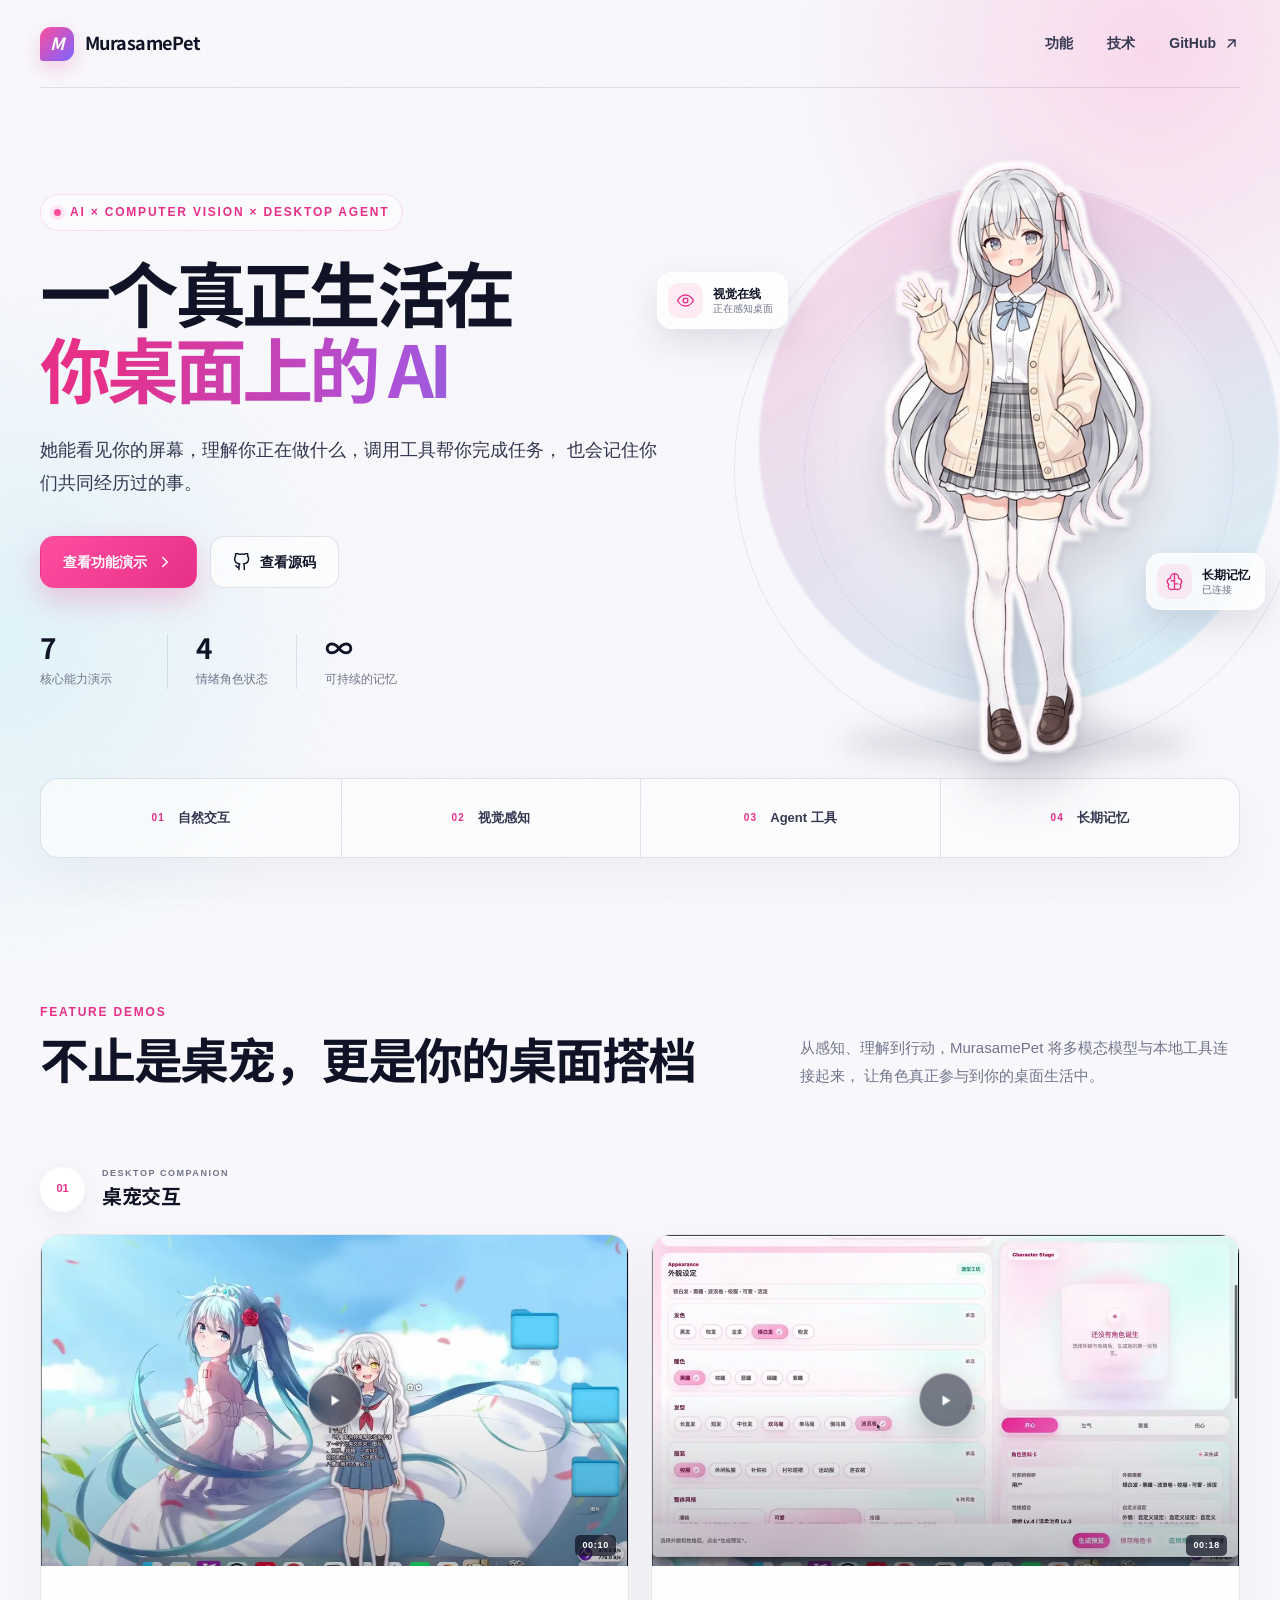
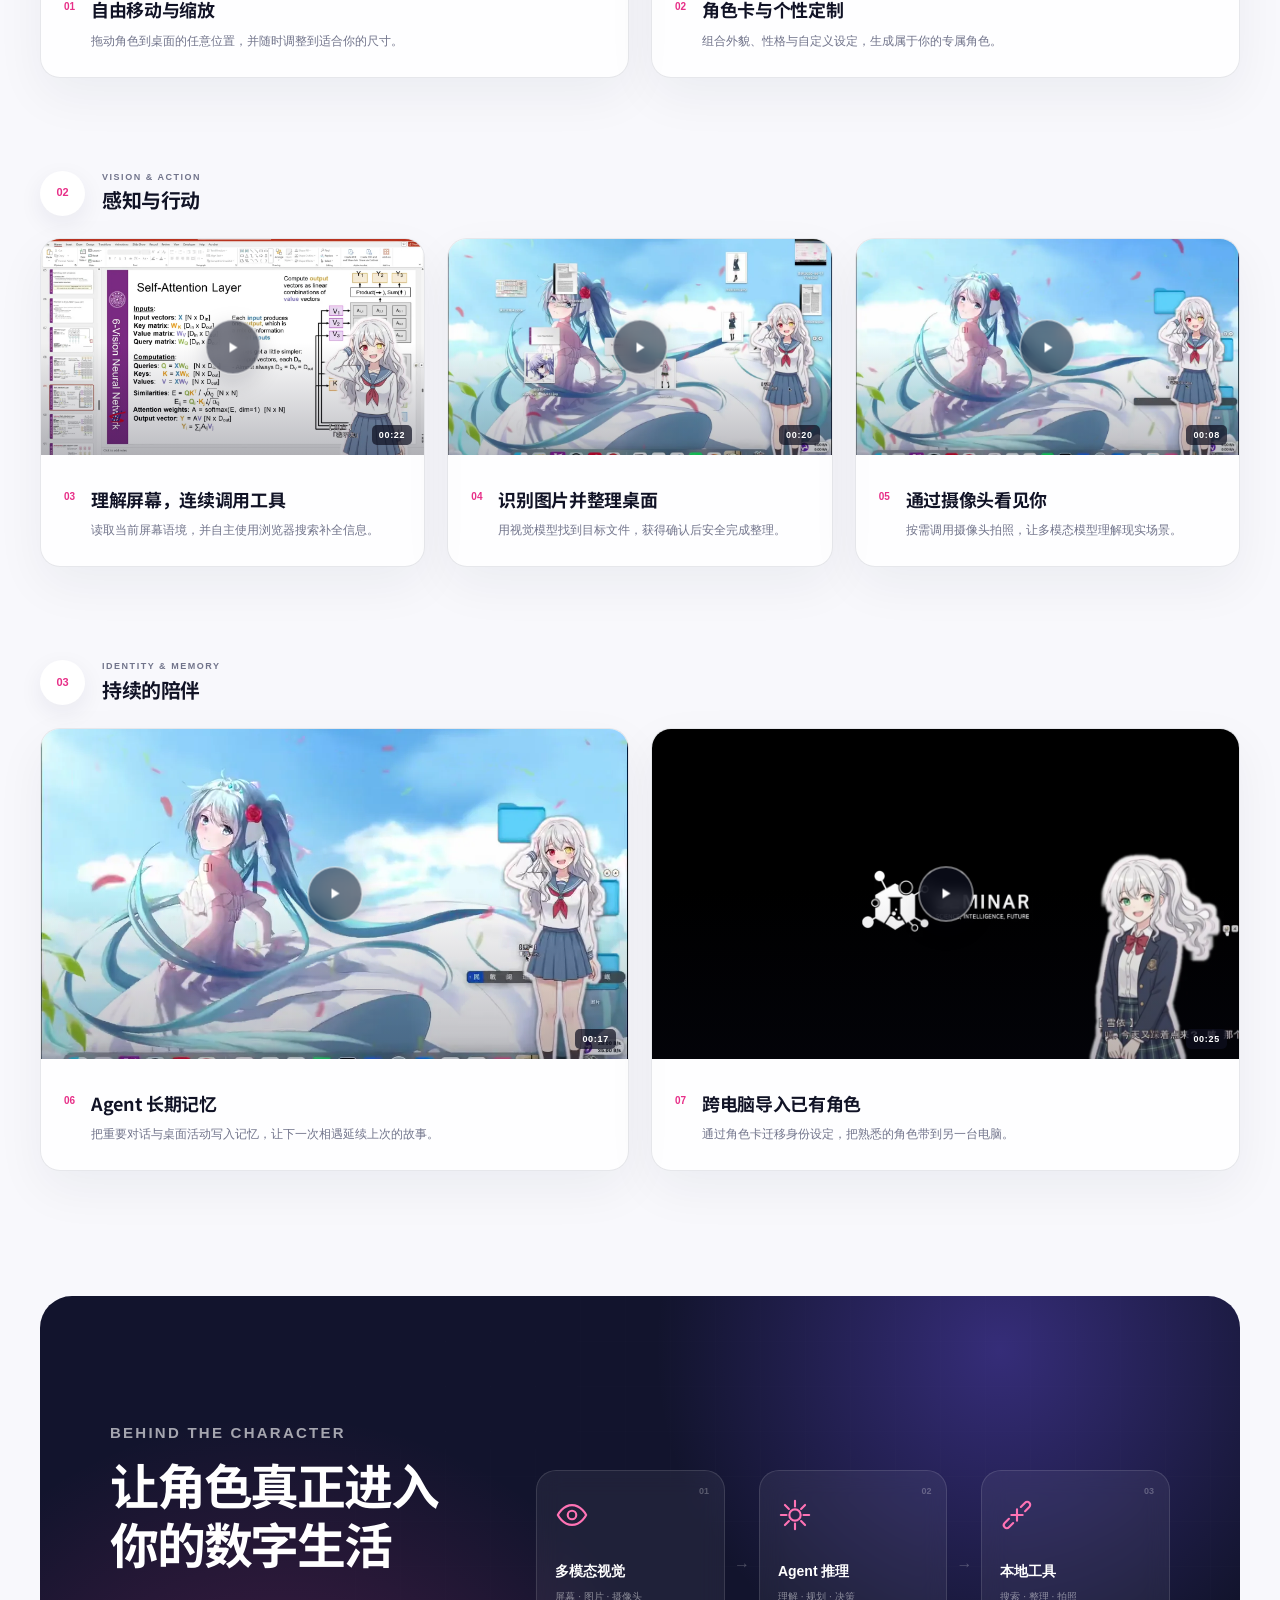
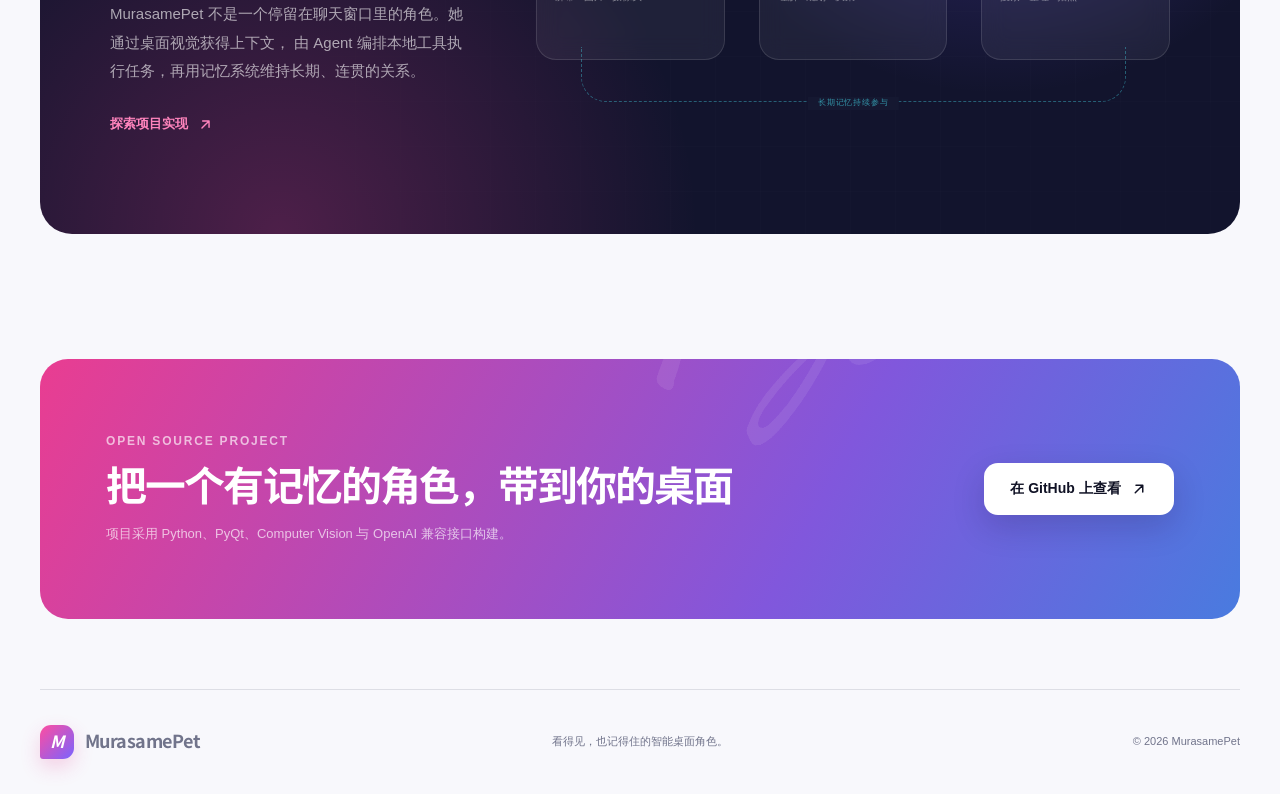
<file: docs/index.html>
<!doctype html>
<html lang="zh-CN">
  <head>
    <meta charset="UTF-8" />
    <meta name="viewport" content="width=device-width, initial-scale=1.0" />
    <meta
      name="description"
      content="MurasamePet 是一个能够观察桌面、调用工具、保留记忆并持续陪伴你的智能桌面角色。"
    />
    <meta name="theme-color" content="#101225" />
    <title>MurasamePet — 看得见，也记得住的智能桌宠</title>
    <link rel="icon" href="./assets/images/murasame-standee.png" type="image/png" />
    <link rel="stylesheet" href="./styles.css" />
    <script src="./app.js" defer></script>
  </head>
  <body>
    <a class="skip-link" href="#features">跳到功能展示</a>

    <div class="page-glow page-glow--one" aria-hidden="true"></div>
    <div class="page-glow page-glow--two" aria-hidden="true"></div>
    <div class="noise" aria-hidden="true"></div>

    <header class="site-header">
      <a class="brand" href="#" aria-label="MurasamePet 首页">
        <span class="brand-mark" aria-hidden="true">M</span>
        <span>MurasamePet</span>
      </a>
      <nav class="site-nav" aria-label="主导航">
        <a href="#features">功能</a>
        <a href="#technology">技术</a>
        <a
          class="nav-github"
          href="https://github.com/Haru-LCY/CV-Project-Client"
          target="_blank"
          rel="noreferrer"
        >
          GitHub
          <svg viewBox="0 0 24 24" aria-hidden="true">
            <path d="M7 17 17 7M8 7h9v9" />
          </svg>
        </a>
      </nav>
    </header>

    <main>
      <section class="hero">
        <div class="hero-copy">
          <div class="eyebrow">
            <span class="eyebrow-dot"></span>
            AI × Computer Vision × Desktop Agent
          </div>
          <h1>
            一个真正生活在
            <span>你桌面上的 AI</span>
          </h1>
          <p class="hero-lead">
            她能看见你的屏幕，理解你正在做什么，调用工具帮你完成任务，
            也会记住你们共同经历过的事。
          </p>
          <div class="hero-actions">
            <a class="button button--primary" href="#features">
              查看功能演示
              <svg viewBox="0 0 24 24" aria-hidden="true">
                <path d="m9 18 6-6-6-6" />
              </svg>
            </a>
            <a
              class="button button--ghost"
              href="https://github.com/Haru-LCY/CV-Project-Client"
              target="_blank"
              rel="noreferrer"
            >
              <svg viewBox="0 0 24 24" aria-hidden="true">
                <path
                  d="M15 22v-4a4.8 4.8 0 0 0-1-3.5c3.3-.4 6.8-1.6 6.8-7A5.4 5.4 0 0 0 19.4 4 5 5 0 0 0 19.3.5S18.2.1 15 1.8a13.4 13.4 0 0 0-7 0C4.8.1 3.7.5 3.7.5A5 5 0 0 0 3.6 4a5.4 5.4 0 0 0-1.4 3.7c0 5.3 3.5 6.5 6.8 6.9A4.8 4.8 0 0 0 8 18v4M8 19c-3 .9-3-1.5-4-2"
                />
              </svg>
              查看源码
            </a>
          </div>
          <dl class="hero-stats" aria-label="项目能力概览">
            <div>
              <dt>7</dt>
              <dd>核心能力演示</dd>
            </div>
            <div>
              <dt>4</dt>
              <dd>情绪角色状态</dd>
            </div>
            <div>
              <dt>∞</dt>
              <dd>可持续的记忆</dd>
            </div>
          </dl>
        </div>

        <div class="hero-visual" aria-label="MurasamePet 桌面角色">
          <div class="orbit orbit--outer" aria-hidden="true"></div>
          <div class="orbit orbit--inner" aria-hidden="true"></div>
          <div class="status-pill status-pill--vision">
            <span class="status-icon">
              <svg viewBox="0 0 24 24" aria-hidden="true">
                <path d="M2 12s3.5-7 10-7 10 7 10 7-3.5 7-10 7S2 12 2 12Z" />
                <circle cx="12" cy="12" r="3" />
              </svg>
            </span>
            <span><strong>视觉在线</strong><small>正在感知桌面</small></span>
          </div>
          <div class="status-pill status-pill--memory">
            <span class="status-icon">
              <svg viewBox="0 0 24 24" aria-hidden="true">
                <path d="M12 2a5 5 0 0 0-5 5v1a4 4 0 0 0-2 7.5A4 4 0 0 0 9 22h3M12 2a5 5 0 0 1 5 5v1a4 4 0 0 1 2 7.5A4 4 0 0 1 15 22h-3M12 2v20M8 11h4M12 15h4" />
              </svg>
            </span>
            <span><strong>长期记忆</strong><small>已连接</small></span>
          </div>
          <div class="character-halo" aria-hidden="true"></div>
          <img
            class="hero-character"
            src="./assets/images/murasame-standee.png"
            alt="白发水手服 MurasamePet 角色立绘"
            width="399"
            height="781"
          />
          <div class="hero-shadow" aria-hidden="true"></div>
        </div>
      </section>

      <section class="capability-strip" aria-label="核心能力">
        <div><span>01</span>自然交互</div>
        <div><span>02</span>视觉感知</div>
        <div><span>03</span>Agent 工具</div>
        <div><span>04</span>长期记忆</div>
      </section>

      <section class="features section" id="features">
        <div class="section-heading">
          <div>
            <p class="section-kicker">FEATURE DEMOS</p>
            <h2>不止是桌宠，更是你的桌面搭档</h2>
          </div>
          <p>
            从感知、理解到行动，MurasamePet 将多模态模型与本地工具连接起来，
            让角色真正参与到你的桌面生活中。
          </p>
        </div>

        <div class="feature-group">
          <div class="group-label">
            <span>01</span>
            <div>
              <p>DESKTOP COMPANION</p>
              <h3>桌宠交互</h3>
            </div>
          </div>
          <div class="feature-grid feature-grid--two">
            <article class="feature-card">
              <button
                class="video-trigger"
                type="button"
                data-video="./assets/videos/move-resize.mp4"
                data-title="自由移动与缩放"
                aria-label="播放：自由移动与缩放"
              >
                <img
                  src="./assets/posters/move-resize.webp"
                  alt=""
                  width="1280"
                  height="835"
                  loading="lazy"
                />
                <span class="play-button" aria-hidden="true">
                  <svg viewBox="0 0 24 24"><path d="m9 7 8 5-8 5V7Z" /></svg>
                </span>
                <span class="duration">00:10</span>
              </button>
              <div class="feature-card-copy">
                <span class="card-index">01</span>
                <div>
                  <h4>自由移动与缩放</h4>
                  <p>拖动角色到桌面的任意位置，并随时调整到适合你的尺寸。</p>
                </div>
              </div>
            </article>

            <article class="feature-card">
              <button
                class="video-trigger"
                type="button"
                data-video="./assets/videos/character-card.mp4"
                data-title="角色卡与个性定制"
                aria-label="播放：角色卡与个性定制"
              >
                <img
                  src="./assets/posters/character-card.webp"
                  alt=""
                  width="1280"
                  height="835"
                  loading="lazy"
                />
                <span class="play-button" aria-hidden="true">
                  <svg viewBox="0 0 24 24"><path d="m9 7 8 5-8 5V7Z" /></svg>
                </span>
                <span class="duration">00:18</span>
              </button>
              <div class="feature-card-copy">
                <span class="card-index">02</span>
                <div>
                  <h4>角色卡与个性定制</h4>
                  <p>组合外貌、性格与自定义设定，生成属于你的专属角色。</p>
                </div>
              </div>
            </article>
          </div>
        </div>

        <div class="feature-group">
          <div class="group-label">
            <span>02</span>
            <div>
              <p>VISION &amp; ACTION</p>
              <h3>感知与行动</h3>
            </div>
          </div>
          <div class="feature-grid feature-grid--three">
            <article class="feature-card">
              <button
                class="video-trigger"
                type="button"
                data-video="./assets/videos/screen-browser-tools.mp4"
                data-title="理解屏幕，连续调用工具"
                aria-label="播放：理解屏幕，连续调用工具"
              >
                <img
                  src="./assets/posters/screen-browser-tools.webp"
                  alt=""
                  width="1280"
                  height="800"
                  loading="lazy"
                />
                <span class="play-button" aria-hidden="true">
                  <svg viewBox="0 0 24 24"><path d="m9 7 8 5-8 5V7Z" /></svg>
                </span>
                <span class="duration">00:22</span>
              </button>
              <div class="feature-card-copy">
                <span class="card-index">03</span>
                <div>
                  <h4>理解屏幕，连续调用工具</h4>
                  <p>读取当前屏幕语境，并自主使用浏览器搜索补全信息。</p>
                </div>
              </div>
            </article>

            <article class="feature-card">
              <button
                class="video-trigger"
                type="button"
                data-video="./assets/videos/desktop-organize.mp4"
                data-title="识别图片并整理桌面"
                aria-label="播放：识别图片并整理桌面"
              >
                <img
                  src="./assets/posters/desktop-organize.webp"
                  alt=""
                  width="1280"
                  height="835"
                  loading="lazy"
                />
                <span class="play-button" aria-hidden="true">
                  <svg viewBox="0 0 24 24"><path d="m9 7 8 5-8 5V7Z" /></svg>
                </span>
                <span class="duration">00:20</span>
              </button>
              <div class="feature-card-copy">
                <span class="card-index">04</span>
                <div>
                  <h4>识别图片并整理桌面</h4>
                  <p>用视觉模型找到目标文件，获得确认后安全完成整理。</p>
                </div>
              </div>
            </article>

            <article class="feature-card">
              <button
                class="video-trigger"
                type="button"
                data-video="./assets/videos/camera-vision.mp4"
                data-title="通过摄像头看见你"
                aria-label="播放：通过摄像头看见你"
              >
                <img
                  src="./assets/posters/camera-vision.webp"
                  alt=""
                  width="1280"
                  height="835"
                  loading="lazy"
                />
                <span class="play-button" aria-hidden="true">
                  <svg viewBox="0 0 24 24"><path d="m9 7 8 5-8 5V7Z" /></svg>
                </span>
                <span class="duration">00:08</span>
              </button>
              <div class="feature-card-copy">
                <span class="card-index">05</span>
                <div>
                  <h4>通过摄像头看见你</h4>
                  <p>按需调用摄像头拍照，让多模态模型理解现实场景。</p>
                </div>
              </div>
            </article>
          </div>
        </div>

        <div class="feature-group">
          <div class="group-label">
            <span>03</span>
            <div>
              <p>IDENTITY &amp; MEMORY</p>
              <h3>持续的陪伴</h3>
            </div>
          </div>
          <div class="feature-grid feature-grid--two">
            <article class="feature-card">
              <button
                class="video-trigger"
                type="button"
                data-video="./assets/videos/agent-memory.mp4"
                data-title="Agent 长期记忆"
                aria-label="播放：Agent 长期记忆"
              >
                <img
                  src="./assets/posters/agent-memory.webp"
                  alt=""
                  width="1280"
                  height="835"
                  loading="lazy"
                />
                <span class="play-button" aria-hidden="true">
                  <svg viewBox="0 0 24 24"><path d="m9 7 8 5-8 5V7Z" /></svg>
                </span>
                <span class="duration">00:17</span>
              </button>
              <div class="feature-card-copy">
                <span class="card-index">06</span>
                <div>
                  <h4>Agent 长期记忆</h4>
                  <p>把重要对话与桌面活动写入记忆，让下一次相遇延续上次的故事。</p>
                </div>
              </div>
            </article>

            <article class="feature-card">
              <button
                class="video-trigger"
                type="button"
                data-video="./assets/videos/import-character.mp4"
                data-title="跨电脑导入已有角色"
                aria-label="播放：跨电脑导入已有角色"
              >
                <img
                  src="./assets/posters/import-character.webp"
                  alt=""
                  width="1280"
                  height="800"
                  loading="lazy"
                />
                <span class="play-button" aria-hidden="true">
                  <svg viewBox="0 0 24 24"><path d="m9 7 8 5-8 5V7Z" /></svg>
                </span>
                <span class="duration">00:25</span>
              </button>
              <div class="feature-card-copy">
                <span class="card-index">07</span>
                <div>
                  <h4>跨电脑导入已有角色</h4>
                  <p>通过角色卡迁移身份设定，把熟悉的角色带到另一台电脑。</p>
                </div>
              </div>
            </article>
          </div>
        </div>
      </section>

      <section class="technology section" id="technology">
        <div class="technology-copy">
          <p class="section-kicker">BEHIND THE CHARACTER</p>
          <h2>让角色真正进入你的数字生活</h2>
          <p>
            MurasamePet 不是一个停留在聊天窗口里的角色。她通过桌面视觉获得上下文，
            由 Agent 编排本地工具执行任务，再用记忆系统维持长期、连贯的关系。
          </p>
          <a
            class="text-link"
            href="https://github.com/Haru-LCY/CV-Project-Client"
            target="_blank"
            rel="noreferrer"
          >
            探索项目实现
            <svg viewBox="0 0 24 24" aria-hidden="true">
              <path d="M7 17 17 7M8 7h9v9" />
            </svg>
          </a>
        </div>
        <div class="technology-map" aria-label="MurasamePet 技术流程">
          <div class="tech-node tech-node--vision">
            <span>01</span>
            <svg viewBox="0 0 24 24" aria-hidden="true">
              <path d="M2 12s3.5-7 10-7 10 7 10 7-3.5 7-10 7S2 12 2 12Z" />
              <circle cx="12" cy="12" r="3" />
            </svg>
            <strong>多模态视觉</strong>
            <small>屏幕 · 图片 · 摄像头</small>
          </div>
          <div class="tech-arrow" aria-hidden="true">→</div>
          <div class="tech-node tech-node--agent">
            <span>02</span>
            <svg viewBox="0 0 24 24" aria-hidden="true">
              <path d="M12 2v4M12 18v4M4.9 4.9l2.8 2.8M16.3 16.3l2.8 2.8M2 12h4M18 12h4M4.9 19.1l2.8-2.8M16.3 7.7l2.8-2.8" />
              <circle cx="12" cy="12" r="4" />
            </svg>
            <strong>Agent 推理</strong>
            <small>理解 · 规划 · 决策</small>
          </div>
          <div class="tech-arrow" aria-hidden="true">→</div>
          <div class="tech-node tech-node--tools">
            <span>03</span>
            <svg viewBox="0 0 24 24" aria-hidden="true">
              <path d="m14.7 6.3 3-3a2.1 2.1 0 0 1 3 3l-3 3M9.3 17.7l-3 3a2.1 2.1 0 0 1-3-3l3-3M8 12h8M12 8v8" />
            </svg>
            <strong>本地工具</strong>
            <small>搜索 · 整理 · 拍照</small>
          </div>
          <div class="memory-loop" aria-hidden="true">
            <span>长期记忆持续参与</span>
          </div>
        </div>
      </section>

      <section class="cta-section section">
        <img src="./assets/images/logo.png" alt="" aria-hidden="true" />
        <div>
          <p class="section-kicker">OPEN SOURCE PROJECT</p>
          <h2>把一个有记忆的角色，带到你的桌面</h2>
          <p>项目采用 Python、PyQt、Computer Vision 与 OpenAI 兼容接口构建。</p>
        </div>
        <a
          class="button button--light"
          href="https://github.com/Haru-LCY/CV-Project-Client"
          target="_blank"
          rel="noreferrer"
        >
          在 GitHub 上查看
          <svg viewBox="0 0 24 24" aria-hidden="true">
            <path d="M7 17 17 7M8 7h9v9" />
          </svg>
        </a>
      </section>
    </main>

    <footer class="site-footer">
      <a class="brand" href="#">
        <span class="brand-mark" aria-hidden="true">M</span>
        <span>MurasamePet</span>
      </a>
      <p>看得见，也记得住的智能桌面角色。</p>
      <p>© <span id="current-year">2026</span> MurasamePet</p>
    </footer>

    <dialog class="video-modal" aria-labelledby="video-modal-title">
      <div class="modal-shell">
        <div class="modal-header">
          <div>
            <span class="live-dot" aria-hidden="true"></span>
            <h2 id="video-modal-title">功能演示</h2>
          </div>
          <button class="modal-close" type="button" aria-label="关闭视频">
            <svg viewBox="0 0 24 24" aria-hidden="true">
              <path d="M18 6 6 18M6 6l12 12" />
            </svg>
          </button>
        </div>
        <video controls playsinline preload="metadata"></video>
      </div>
    </dialog>
  </body>
</html>
</file>
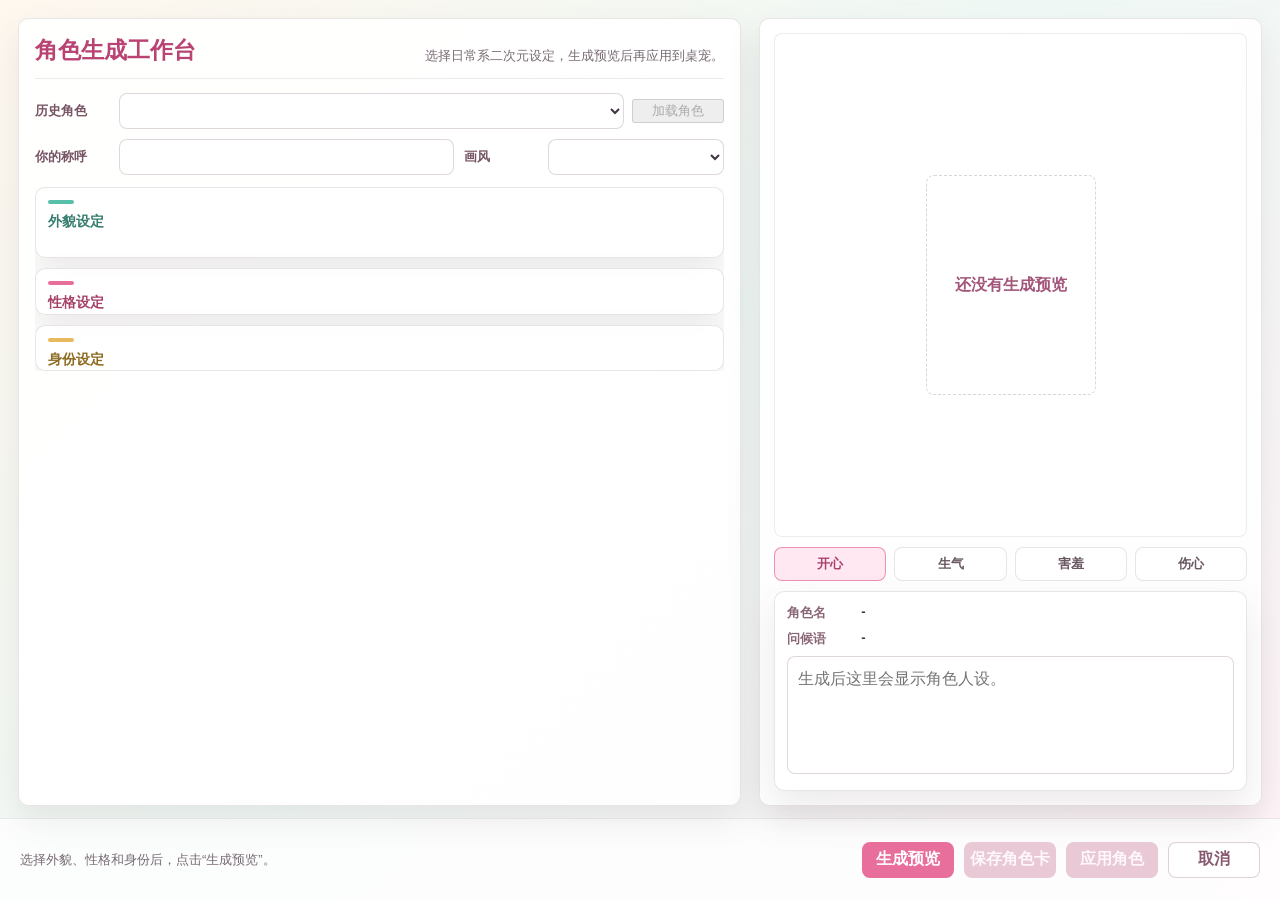
<file: ui/character_workbench.html>
<!doctype html>
<html lang="zh-CN">
<head>
  <meta charset="utf-8">
  <meta name="viewport" content="width=device-width, initial-scale=1">
  <title>角色生成工作台</title>
  <link rel="stylesheet" href="./character_workbench.css">
  <script src="qrc:///qtwebchannel/qwebchannel.js"></script>
</head>
<body>
  <main class="app-shell">
    <section class="control-pane">
      <header class="title-block">
        <h1>角色生成工作台</h1>
        <p>选择日常系二次元设定，生成预览后再应用到桌宠。</p>
      </header>

      <div class="history-bar">
        <label for="historySelect">历史角色</label>
        <select id="historySelect"></select>
        <button id="loadHistoryButton" type="button" class="secondary" disabled>加载角色</button>
      </div>

      <div class="setup-bar">
        <div class="field-row">
          <label for="userName">你的称呼</label>
          <input id="userName" type="text" autocomplete="off">
        </div>

        <div class="field-row">
          <label for="styleSelect">画风</label>
          <select id="styleSelect"></select>
        </div>
      </div>

      <div class="traits-stack">
        <section class="trait-group appearance-group">
          <h2>外貌设定</h2>
          <div id="appearanceTraits" class="chip-list"></div>
        </section>

        <section class="trait-group personality-group">
          <h2>性格设定</h2>
          <div id="personalityTraits" class="chip-list"></div>
        </section>

        <section class="trait-group identity-group">
          <h2>身份设定</h2>
          <div id="identityTraits" class="chip-list"></div>
        </section>
      </div>
    </section>

    <section class="preview-pane">
      <div class="preview-frame">
        <div class="stage-glow"></div>
        <div id="imagePlaceholder" class="image-placeholder">还没有生成预览</div>
        <img id="previewImage" alt="角色预览图" hidden>
        <div class="stage-floor"></div>
      </div>

      <div id="emotionTabs" class="emotion-tabs" aria-label="情感预览">
        <button type="button" class="emotion-tab is-active" data-emotion="happy">开心</button>
        <button type="button" class="emotion-tab" data-emotion="angry">生气</button>
        <button type="button" class="emotion-tab" data-emotion="shy">害羞</button>
        <button type="button" class="emotion-tab" data-emotion="sad">伤心</button>
      </div>

      <div class="profile-card">
        <div class="profile-row">
          <span>角色名</span>
          <strong id="characterName">-</strong>
        </div>
        <div class="profile-row">
          <span>问候语</span>
          <strong id="characterGreeting">-</strong>
        </div>
        <textarea id="characterPersona" readonly placeholder="生成后这里会显示角色人设。"></textarea>
      </div>
    </section>
  </main>

  <footer class="action-bar">
    <p id="statusText">选择外貌、性格和身份后，点击“生成预览”。</p>
    <div class="actions">
      <button id="generateButton" type="button">生成预览</button>
      <button id="saveCardButton" type="button" disabled>保存角色卡</button>
      <button id="applyButton" type="button" disabled>应用角色</button>
      <button id="cancelButton" type="button" class="secondary">取消</button>
    </div>
  </footer>

  <script src="./character_workbench.js"></script>
</body>
</html>
</file>
<file: docs/styles.css>
@font-face {
  font-family: "Source Han Sans";
  src: url("./assets/fonts/source-han-sans-bold.woff2") format("woff2");
  font-style: normal;
  font-weight: 700 900;
  font-display: swap;
}

:root {
  --ink: #101225;
  --ink-soft: #343750;
  --muted: #71748b;
  --line: rgba(30, 35, 70, 0.12);
  --panel: rgba(255, 255, 255, 0.72);
  --pink: #ff4da0;
  --pink-deep: #e72f88;
  --cyan: #44d7e8;
  --violet: #7a63ff;
  --page: #f8f8fc;
  --heading: "Source Han Sans", "PingFang SC", "Microsoft YaHei", sans-serif;
  --body: Inter, ui-sans-serif, -apple-system, BlinkMacSystemFont, "Segoe UI",
    "PingFang SC", "Microsoft YaHei", sans-serif;
  --container: min(1200px, calc(100vw - 48px));
}

* {
  box-sizing: border-box;
}

html {
  scroll-behavior: smooth;
}

body {
  margin: 0;
  color: var(--ink);
  background: var(--page);
  font-family: var(--body);
  line-height: 1.6;
  overflow-x: hidden;
}

body.modal-open {
  overflow: hidden;
}

button,
a {
  -webkit-tap-highlight-color: transparent;
}

button {
  font: inherit;
}

a {
  color: inherit;
  text-decoration: none;
}

img,
video,
svg {
  display: block;
}

.skip-link {
  position: fixed;
  z-index: 100;
  top: 12px;
  left: 12px;
  padding: 10px 16px;
  border-radius: 10px;
  color: #fff;
  background: var(--ink);
  transform: translateY(-160%);
}

.skip-link:focus {
  transform: translateY(0);
}

.page-glow {
  position: absolute;
  z-index: -2;
  border-radius: 50%;
  filter: blur(2px);
  pointer-events: none;
}

.page-glow--one {
  top: -330px;
  right: -250px;
  width: 760px;
  height: 760px;
  background: radial-gradient(circle, rgba(255, 99, 176, 0.2), transparent 68%);
}

.page-glow--two {
  top: 280px;
  left: -360px;
  width: 720px;
  height: 720px;
  background: radial-gradient(circle, rgba(83, 216, 235, 0.15), transparent 70%);
}

.noise {
  position: fixed;
  z-index: 20;
  inset: 0;
  opacity: 0.035;
  pointer-events: none;
  background-image: url("data:image/svg+xml,%3Csvg viewBox='0 0 180 180' xmlns='http://www.w3.org/2000/svg'%3E%3Cfilter id='n'%3E%3CfeTurbulence type='fractalNoise' baseFrequency='.9' numOctaves='4' stitchTiles='stitch'/%3E%3C/filter%3E%3Crect width='100%25' height='100%25' filter='url(%23n)' opacity='.55'/%3E%3C/svg%3E");
}

.site-header {
  position: relative;
  z-index: 10;
  width: var(--container);
  height: 88px;
  margin: 0 auto;
  display: flex;
  align-items: center;
  justify-content: space-between;
  border-bottom: 1px solid var(--line);
}

.brand {
  display: inline-flex;
  align-items: center;
  gap: 11px;
  font-family: var(--heading);
  font-size: 18px;
  font-weight: 800;
  letter-spacing: -0.03em;
}

.brand-mark {
  display: grid;
  width: 34px;
  height: 34px;
  place-items: center;
  border-radius: 11px 11px 11px 3px;
  color: #fff;
  background: linear-gradient(135deg, var(--pink), var(--violet));
  font-size: 17px;
  font-style: italic;
  box-shadow: 0 8px 20px rgba(230, 47, 136, 0.2);
}

.site-nav {
  display: flex;
  align-items: center;
  gap: 34px;
  color: var(--ink-soft);
  font-size: 14px;
  font-weight: 600;
}

.site-nav a {
  transition: color 180ms ease;
}

.site-nav a:hover {
  color: var(--pink-deep);
}

.nav-github {
  display: inline-flex;
  align-items: center;
  gap: 7px;
}

.nav-github svg,
.text-link svg {
  width: 17px;
  fill: none;
  stroke: currentColor;
  stroke-linecap: round;
  stroke-linejoin: round;
  stroke-width: 2;
}

.hero {
  width: var(--container);
  min-height: 690px;
  margin: 0 auto;
  display: grid;
  grid-template-columns: minmax(0, 1fr) minmax(430px, 0.86fr);
  align-items: center;
}

.hero-copy {
  position: relative;
  z-index: 3;
  min-width: 0;
  padding: 82px 0 65px;
}

.eyebrow,
.section-kicker {
  margin: 0;
  color: var(--pink-deep);
  font-size: 12px;
  font-weight: 800;
  letter-spacing: 0.15em;
  text-transform: uppercase;
}

.eyebrow {
  display: inline-flex;
  align-items: center;
  gap: 9px;
  padding: 8px 13px;
  border: 1px solid rgba(231, 47, 136, 0.15);
  border-radius: 999px;
  background: rgba(255, 255, 255, 0.56);
}

.eyebrow-dot {
  width: 7px;
  height: 7px;
  border-radius: 50%;
  background: var(--pink);
  box-shadow: 0 0 0 4px rgba(255, 77, 160, 0.12);
}

.hero h1 {
  max-width: 690px;
  margin: 27px 0 24px;
  font-family: var(--heading);
  font-size: clamp(52px, 5.6vw, 78px);
  font-weight: 900;
  letter-spacing: -0.065em;
  line-height: 1.06;
}

.hero h1 span {
  display: block;
  color: transparent;
  background: linear-gradient(100deg, var(--pink-deep) 10%, #ae50d9 54%, #5785ea);
  -webkit-background-clip: text;
  background-clip: text;
}

.hero-lead {
  max-width: 620px;
  margin: 0;
  color: var(--ink-soft);
  font-size: 18px;
  line-height: 1.85;
}

.hero-actions {
  display: flex;
  flex-wrap: wrap;
  gap: 13px;
  margin-top: 35px;
}

.button {
  display: inline-flex;
  min-height: 52px;
  align-items: center;
  justify-content: center;
  gap: 9px;
  padding: 0 22px;
  border: 1px solid transparent;
  border-radius: 14px;
  font-size: 14px;
  font-weight: 750;
  transition:
    transform 180ms ease,
    box-shadow 180ms ease,
    border-color 180ms ease;
}

.button:hover {
  transform: translateY(-2px);
}

.button svg {
  width: 18px;
  fill: none;
  stroke: currentColor;
  stroke-linecap: round;
  stroke-linejoin: round;
  stroke-width: 2;
}

.button--primary {
  color: #fff;
  background: linear-gradient(135deg, var(--pink), var(--pink-deep));
  box-shadow: 0 12px 30px rgba(231, 47, 136, 0.25);
}

.button--ghost {
  border-color: var(--line);
  background: rgba(255, 255, 255, 0.7);
}

.button--light {
  min-width: 190px;
  color: var(--ink);
  background: #fff;
  box-shadow: 0 12px 32px rgba(25, 13, 58, 0.18);
}

.hero-stats {
  display: flex;
  gap: 0;
  margin: 46px 0 0;
}

.hero-stats div {
  min-width: 128px;
  padding-right: 28px;
  border-right: 1px solid var(--line);
}

.hero-stats div + div {
  padding-left: 28px;
}

.hero-stats div:last-child {
  border-right: 0;
}

.hero-stats dt {
  font-family: var(--heading);
  font-size: 28px;
  font-weight: 850;
  line-height: 1;
}

.hero-stats dd {
  margin: 8px 0 0;
  color: var(--muted);
  font-size: 12px;
}

.hero-visual {
  position: relative;
  min-width: 0;
  align-self: stretch;
  min-height: 650px;
}

.character-halo {
  position: absolute;
  z-index: -1;
  top: 14%;
  right: -7%;
  width: 520px;
  height: 520px;
  border-radius: 50%;
  background:
    radial-gradient(circle at 50% 50%, rgba(255, 255, 255, 0.9) 0 20%, transparent 58%),
    linear-gradient(145deg, rgba(255, 93, 171, 0.22), rgba(69, 215, 232, 0.2));
  filter: blur(1px);
}

.hero-character {
  position: absolute;
  z-index: 2;
  right: 55px;
  bottom: 0;
  width: 334px;
  height: auto;
  max-height: 650px;
  object-fit: contain;
  object-position: bottom;
  filter: drop-shadow(0 28px 25px rgba(32, 26, 60, 0.18));
}

.hero-shadow {
  position: absolute;
  right: 48px;
  bottom: 17px;
  width: 350px;
  height: 36px;
  border-radius: 50%;
  background: rgba(31, 28, 58, 0.14);
  filter: blur(13px);
}

.orbit {
  position: absolute;
  border: 1px solid rgba(77, 91, 167, 0.12);
  border-radius: 50%;
}

.orbit--outer {
  top: 96px;
  right: -64px;
  width: 570px;
  height: 570px;
}

.orbit--inner {
  top: 166px;
  right: 6px;
  width: 430px;
  height: 430px;
  border-style: dashed;
}

.status-pill {
  position: absolute;
  z-index: 5;
  display: flex;
  align-items: center;
  gap: 10px;
  padding: 10px 14px 10px 10px;
  border: 1px solid rgba(255, 255, 255, 0.9);
  border-radius: 15px;
  background: rgba(255, 255, 255, 0.76);
  box-shadow: 0 14px 35px rgba(39, 32, 75, 0.12);
  backdrop-filter: blur(12px);
}

.status-pill--vision {
  top: 184px;
  left: -28px;
}

.status-pill--memory {
  right: -25px;
  bottom: 168px;
}

.status-icon {
  display: grid;
  width: 35px;
  height: 35px;
  place-items: center;
  border-radius: 11px;
  color: var(--pink-deep);
  background: rgba(255, 77, 160, 0.1);
}

.status-icon svg {
  width: 19px;
  fill: none;
  stroke: currentColor;
  stroke-linecap: round;
  stroke-linejoin: round;
  stroke-width: 1.7;
}

.status-pill strong,
.status-pill small {
  display: block;
  line-height: 1.35;
}

.status-pill strong {
  font-size: 12px;
}

.status-pill small {
  color: var(--muted);
  font-size: 10px;
}

.capability-strip {
  width: var(--container);
  min-height: 80px;
  margin: 0 auto 35px;
  display: grid;
  grid-template-columns: repeat(4, 1fr);
  border: 1px solid var(--line);
  border-radius: 18px;
  background: rgba(255, 255, 255, 0.58);
  box-shadow: 0 20px 50px rgba(26, 28, 58, 0.04);
}

.capability-strip div {
  display: flex;
  align-items: center;
  justify-content: center;
  gap: 13px;
  color: var(--ink-soft);
  font-size: 13px;
  font-weight: 700;
}

.capability-strip div + div {
  border-left: 1px solid var(--line);
}

.capability-strip span {
  color: var(--pink-deep);
  font-size: 10px;
  letter-spacing: 0.12em;
}

.section {
  width: var(--container);
  margin-right: auto;
  margin-left: auto;
}

.features {
  padding-top: 110px;
  padding-bottom: 125px;
}

.section-heading {
  display: grid;
  grid-template-columns: 1fr minmax(300px, 440px);
  align-items: end;
  gap: 80px;
  margin-bottom: 75px;
}

.section-heading h2,
.technology h2,
.cta-section h2 {
  margin: 10px 0 0;
  font-family: var(--heading);
  font-size: clamp(34px, 4vw, 49px);
  letter-spacing: -0.045em;
  line-height: 1.2;
}

.section-heading > p,
.technology-copy > p {
  margin: 0;
  color: var(--muted);
  font-size: 15px;
  line-height: 1.9;
}

.feature-group + .feature-group {
  margin-top: 92px;
}

.group-label {
  display: flex;
  align-items: center;
  gap: 17px;
  margin-bottom: 22px;
}

.group-label > span {
  display: grid;
  width: 45px;
  height: 45px;
  place-items: center;
  border-radius: 50%;
  color: var(--pink-deep);
  background: #fff;
  font-size: 11px;
  font-weight: 850;
  box-shadow: 0 8px 25px rgba(31, 34, 69, 0.07);
}

.group-label p,
.group-label h3 {
  margin: 0;
}

.group-label p {
  color: var(--muted);
  font-size: 9px;
  font-weight: 800;
  letter-spacing: 0.17em;
}

.group-label h3 {
  font-family: var(--heading);
  font-size: 20px;
  letter-spacing: -0.025em;
}

.feature-grid {
  display: grid;
  gap: 22px;
}

.feature-grid--two {
  grid-template-columns: repeat(2, minmax(0, 1fr));
}

.feature-grid--three {
  grid-template-columns: repeat(3, minmax(0, 1fr));
}

.feature-card {
  overflow: hidden;
  border: 1px solid rgba(28, 32, 65, 0.1);
  border-radius: 20px;
  background: rgba(255, 255, 255, 0.76);
  box-shadow: 0 18px 50px rgba(25, 28, 60, 0.055);
  transition:
    transform 220ms ease,
    box-shadow 220ms ease;
}

.feature-card:hover {
  transform: translateY(-5px);
  box-shadow: 0 25px 60px rgba(25, 28, 60, 0.1);
}

.video-trigger {
  position: relative;
  width: 100%;
  padding: 0;
  overflow: hidden;
  border: 0;
  background: #e8e8ef;
  cursor: pointer;
  aspect-ratio: 16 / 9;
}

.video-trigger::after {
  position: absolute;
  inset: 0;
  content: "";
  background: linear-gradient(to top, rgba(10, 12, 30, 0.28), transparent 52%);
  transition: background 220ms ease;
}

.video-trigger:hover::after {
  background: linear-gradient(to top, rgba(10, 12, 30, 0.37), rgba(255, 77, 160, 0.05));
}

.video-trigger img {
  width: 100%;
  height: 100%;
  object-fit: cover;
  transition: transform 450ms cubic-bezier(0.2, 0.75, 0.3, 1);
}

.video-trigger:hover img {
  transform: scale(1.025);
}

.play-button {
  position: absolute;
  z-index: 2;
  top: 50%;
  left: 50%;
  display: grid;
  width: 55px;
  height: 55px;
  place-items: center;
  border: 1px solid rgba(255, 255, 255, 0.8);
  border-radius: 50%;
  color: #fff;
  background: rgba(18, 20, 41, 0.55);
  box-shadow: 0 8px 24px rgba(10, 12, 30, 0.18);
  backdrop-filter: blur(8px);
  transform: translate(-50%, -50%);
  transition:
    transform 200ms ease,
    background 200ms ease;
}

.video-trigger:hover .play-button {
  background: var(--pink);
  transform: translate(-50%, -50%) scale(1.08);
}

.play-button svg {
  width: 24px;
  fill: currentColor;
}

.duration {
  position: absolute;
  z-index: 2;
  right: 12px;
  bottom: 10px;
  padding: 3px 7px;
  border-radius: 5px;
  color: #fff;
  background: rgba(13, 15, 32, 0.7);
  font-size: 9px;
  font-weight: 750;
  letter-spacing: 0.08em;
}

.feature-card-copy {
  display: flex;
  gap: 16px;
  padding: 23px 23px 25px;
}

.card-index {
  flex: 0 0 auto;
  padding-top: 3px;
  color: var(--pink-deep);
  font-size: 10px;
  font-weight: 850;
}

.feature-card h4 {
  margin: 0 0 6px;
  font-family: var(--heading);
  font-size: 18px;
  letter-spacing: -0.02em;
}

.feature-card p {
  margin: 0;
  color: var(--muted);
  font-size: 12px;
  line-height: 1.75;
}

.technology {
  position: relative;
  display: grid;
  grid-template-columns: 0.72fr 1.28fr;
  gap: 70px;
  align-items: center;
  padding: 98px 70px;
  overflow: hidden;
  border-radius: 32px;
  color: #fff;
  background:
    radial-gradient(circle at 80% 10%, rgba(116, 89, 255, 0.36), transparent 32%),
    radial-gradient(circle at 20% 100%, rgba(255, 65, 157, 0.25), transparent 38%),
    #12142d;
}

.technology::before {
  position: absolute;
  inset: 0;
  content: "";
  opacity: 0.3;
  background-image:
    linear-gradient(rgba(255, 255, 255, 0.03) 1px, transparent 1px),
    linear-gradient(90deg, rgba(255, 255, 255, 0.03) 1px, transparent 1px);
  background-size: 45px 45px;
  mask-image: linear-gradient(to right, transparent, #000 55%);
}

.technology-copy {
  position: relative;
  z-index: 2;
}

.technology-copy > p {
  margin-top: 25px;
  color: rgba(255, 255, 255, 0.62);
}

.text-link {
  display: inline-flex;
  align-items: center;
  gap: 9px;
  margin-top: 28px;
  color: #ff84bd;
  font-size: 13px;
  font-weight: 750;
}

.technology-map {
  position: relative;
  z-index: 2;
  display: grid;
  grid-template-columns: 1fr auto 1fr auto 1fr;
  align-items: center;
}

.tech-node {
  position: relative;
  min-height: 190px;
  padding: 27px 18px;
  border: 1px solid rgba(255, 255, 255, 0.12);
  border-radius: 20px;
  background: rgba(255, 255, 255, 0.06);
  backdrop-filter: blur(12px);
}

.tech-node > span {
  position: absolute;
  top: 13px;
  right: 15px;
  color: rgba(255, 255, 255, 0.26);
  font-size: 9px;
  font-weight: 800;
}

.tech-node svg {
  width: 34px;
  margin-bottom: 28px;
  fill: none;
  stroke: #ff73b5;
  stroke-linecap: round;
  stroke-linejoin: round;
  stroke-width: 1.5;
}

.tech-node strong,
.tech-node small {
  display: block;
}

.tech-node strong {
  margin-bottom: 7px;
  font-size: 14px;
}

.tech-node small {
  color: rgba(255, 255, 255, 0.48);
  font-size: 10px;
}

.tech-arrow {
  padding: 0 9px;
  color: rgba(255, 255, 255, 0.25);
}

.memory-loop {
  position: absolute;
  right: 7%;
  bottom: -42px;
  left: 7%;
  height: 55px;
  border: 1px dashed rgba(68, 215, 232, 0.38);
  border-top: 0;
  border-radius: 0 0 25px 25px;
}

.memory-loop span {
  position: absolute;
  bottom: -9px;
  left: 50%;
  padding: 0 10px;
  color: rgba(68, 215, 232, 0.65);
  background: #151831;
  font-size: 8px;
  letter-spacing: 0.1em;
  transform: translateX(-50%);
}

.cta-section {
  position: relative;
  min-height: 260px;
  margin-top: 125px;
  margin-bottom: 70px;
  display: grid;
  grid-template-columns: 1fr auto;
  align-items: center;
  padding: 55px 66px;
  overflow: hidden;
  border-radius: 28px;
  color: #fff;
  background: linear-gradient(118deg, #e93d91, #8157dc 64%, #497bdf);
}

.cta-section > img {
  position: absolute;
  top: -65%;
  right: 14%;
  width: 420px;
  opacity: 0.08;
  filter: brightness(0) invert(1);
  transform: rotate(-8deg);
}

.cta-section > div,
.cta-section > a {
  position: relative;
  z-index: 2;
}

.cta-section .section-kicker {
  color: rgba(255, 255, 255, 0.65);
}

.cta-section h2 {
  max-width: 700px;
  font-size: clamp(30px, 3.2vw, 43px);
}

.cta-section p:last-child {
  margin: 14px 0 0;
  color: rgba(255, 255, 255, 0.68);
  font-size: 13px;
}

.site-footer {
  width: var(--container);
  min-height: 105px;
  margin: 0 auto;
  display: grid;
  grid-template-columns: 1fr auto 1fr;
  align-items: center;
  border-top: 1px solid var(--line);
  color: var(--muted);
  font-size: 11px;
}

.site-footer > p:last-child {
  text-align: right;
}

.video-modal {
  width: min(1100px, calc(100vw - 40px));
  max-width: none;
  padding: 0;
  overflow: visible;
  border: 0;
  border-radius: 22px;
  color: #fff;
  background: transparent;
}

.video-modal::backdrop {
  background: rgba(9, 10, 23, 0.84);
  backdrop-filter: blur(8px);
}

.modal-shell {
  overflow: hidden;
  border: 1px solid rgba(255, 255, 255, 0.14);
  border-radius: 22px;
  background: #111329;
  box-shadow: 0 35px 100px rgba(0, 0, 0, 0.45);
}

.modal-header {
  min-height: 64px;
  padding: 0 18px 0 22px;
  display: flex;
  align-items: center;
  justify-content: space-between;
}

.modal-header > div {
  display: flex;
  align-items: center;
  gap: 10px;
}

.modal-header h2 {
  margin: 0;
  font-size: 14px;
  font-weight: 700;
}

.live-dot {
  width: 7px;
  height: 7px;
  border-radius: 50%;
  background: var(--pink);
  box-shadow: 0 0 0 5px rgba(255, 77, 160, 0.12);
}

.modal-close {
  display: grid;
  width: 38px;
  height: 38px;
  padding: 0;
  place-items: center;
  border: 1px solid rgba(255, 255, 255, 0.1);
  border-radius: 50%;
  color: rgba(255, 255, 255, 0.75);
  background: rgba(255, 255, 255, 0.05);
  cursor: pointer;
}

.modal-close svg {
  width: 18px;
  fill: none;
  stroke: currentColor;
  stroke-linecap: round;
  stroke-width: 1.8;
}

.video-modal video {
  width: 100%;
  max-height: calc(100vh - 145px);
  background: #05060c;
  aspect-ratio: 16 / 9;
}

:focus-visible {
  outline: 3px solid rgba(255, 77, 160, 0.45);
  outline-offset: 3px;
}

@media (max-width: 1020px) {
  .hero {
    grid-template-columns: 1.05fr 0.95fr;
  }

  .hero-character {
    right: 5px;
  }

  .status-pill--vision {
    left: -20px;
  }

  .status-pill--memory {
    right: -5px;
  }

  .technology {
    grid-template-columns: 1fr;
  }

  .technology-copy {
    max-width: 650px;
  }

  .technology-map {
    margin-bottom: 30px;
  }
}

@media (max-width: 800px) {
  :root {
    --container: min(100% - 32px, 680px);
  }

  .site-header {
    height: 72px;
  }

  .site-nav > a:not(.nav-github) {
    display: none;
  }

  .hero {
    min-height: auto;
    grid-template-columns: 1fr;
  }

  .hero-copy {
    padding: 65px 0 20px;
  }

  .hero h1 {
    font-size: clamp(45px, 12vw, 66px);
  }

  .hero-visual {
    min-height: 570px;
  }

  .hero-character {
    right: 50%;
    max-height: 565px;
    transform: translateX(50%);
  }

  .character-halo {
    top: 10%;
    right: 50%;
    width: 470px;
    height: 470px;
    transform: translateX(50%);
  }

  .orbit--outer {
    right: 50%;
    width: 500px;
    height: 500px;
    transform: translateX(50%);
  }

  .orbit--inner {
    right: 50%;
    width: 380px;
    height: 380px;
    transform: translateX(50%);
  }

  .status-pill--vision {
    top: 180px;
    left: 2%;
  }

  .status-pill--memory {
    right: 1%;
    bottom: 130px;
  }

  .capability-strip {
    grid-template-columns: repeat(2, 1fr);
  }

  .capability-strip div {
    min-height: 65px;
  }

  .capability-strip div:nth-child(3) {
    border-left: 0;
  }

  .capability-strip div:nth-child(n + 3) {
    border-top: 1px solid var(--line);
  }

  .section-heading {
    grid-template-columns: 1fr;
    gap: 22px;
  }

  .feature-grid--three {
    grid-template-columns: 1fr;
  }

  .technology {
    padding: 70px 35px 85px;
  }

  .cta-section {
    grid-template-columns: 1fr;
    gap: 28px;
    padding: 48px 38px;
  }

  .cta-section .button {
    justify-self: start;
  }

  .site-footer {
    grid-template-columns: 1fr 1fr;
  }

  .site-footer > p:first-of-type {
    display: none;
  }
}

@media (max-width: 580px) {
  .site-nav {
    gap: 16px;
  }

  .hero-copy {
    padding-top: 48px;
  }

  .eyebrow {
    font-size: 9px;
  }

  .hero h1 {
    margin-top: 22px;
    font-size: 43px;
    letter-spacing: -0.055em;
  }

  .hero-lead {
    font-size: 15px;
  }

  .hero-actions {
    display: grid;
  }

  .hero-actions .button {
    width: 100%;
    max-width: 100%;
  }

  .hero-stats div {
    min-width: 0;
    flex: 1;
    padding-right: 13px;
    overflow: hidden;
  }

  .hero-stats div + div {
    padding-left: 13px;
  }

  .hero-stats dt {
    font-size: 23px;
  }

  .hero-stats dd {
    font-size: 10px;
  }

  .hero-visual {
    min-height: 500px;
  }

  .hero-character {
    width: 285px;
    max-height: 500px;
  }

  .character-halo {
    width: 390px;
    height: 390px;
  }

  .orbit--outer {
    top: 80px;
    width: 410px;
    height: 410px;
  }

  .orbit--inner {
    top: 125px;
    width: 320px;
    height: 320px;
  }

  .status-pill--vision {
    top: 145px;
    left: -4px;
  }

  .status-pill--memory {
    right: -4px;
    bottom: 95px;
  }

  .status-pill {
    padding: 8px 10px 8px 8px;
  }

  .status-pill small {
    display: none;
  }

  .status-icon {
    width: 30px;
    height: 30px;
  }

  .features {
    padding-top: 80px;
    padding-bottom: 90px;
  }

  .section-heading {
    margin-bottom: 55px;
  }

  .feature-grid--two {
    grid-template-columns: 1fr;
  }

  .feature-group + .feature-group {
    margin-top: 65px;
  }

  .technology {
    padding: 55px 22px 75px;
    border-radius: 24px;
  }

  .technology-map {
    grid-template-columns: 1fr;
    gap: 13px;
  }

  .tech-node {
    min-height: auto;
    padding: 20px;
  }

  .tech-node svg {
    margin-bottom: 14px;
  }

  .tech-arrow,
  .memory-loop {
    display: none;
  }

  .cta-section {
    margin-top: 80px;
    padding: 42px 25px;
    border-radius: 22px;
  }

  .site-footer {
    min-height: 125px;
  }

  .site-footer .brand span:last-child {
    display: none;
  }

  .video-modal {
    width: calc(100vw - 20px);
  }

  .modal-header {
    min-height: 54px;
  }
}

@media (prefers-reduced-motion: no-preference) {
  .hero-character {
    animation: character-float 5s ease-in-out infinite;
  }

  .status-pill--vision {
    animation: pill-float 4.5s ease-in-out infinite;
  }

  .status-pill--memory {
    animation: pill-float 4.5s 1.2s ease-in-out infinite;
  }

  @keyframes character-float {
    0%,
    100% {
      translate: 0 0;
    }
    50% {
      translate: 0 -8px;
    }
  }

  @keyframes pill-float {
    0%,
    100% {
      translate: 0 0;
    }
    50% {
      translate: 0 -5px;
    }
  }
}

@media (prefers-reduced-motion: reduce) {
  html {
    scroll-behavior: auto;
  }

  *,
  *::before,
  *::after {
    scroll-behavior: auto !important;
    transition-duration: 0.01ms !important;
    animation-duration: 0.01ms !important;
    animation-iteration-count: 1 !important;
  }
}
</file>
<file: ui/character_workbench.css>
:root {
  --ink: #3f3440;
  --muted: #796b75;
  --panel: rgba(255, 255, 255, 0.88);
  --line: rgba(126, 113, 124, 0.18);
  --rose: #e86f9c;
  --mint: #58bfa8;
  --butter: #e9b95e;
  --sky: #6d9bd6;
  background: #f7f4ef;
  color: var(--ink);
  font-family: -apple-system, BlinkMacSystemFont, "Segoe UI", "PingFang SC", "Microsoft YaHei", sans-serif;
}

* {
  box-sizing: border-box;
}

[hidden] {
  display: none !important;
}

body {
  min-height: 100vh;
  margin: 0;
  background:
    linear-gradient(135deg, rgba(255, 248, 239, 0.96), rgba(239, 249, 246, 0.92) 48%, rgba(255, 243, 248, 0.94)),
    repeating-linear-gradient(0deg, rgba(91, 79, 88, 0.035) 0 1px, transparent 1px 28px),
    repeating-linear-gradient(90deg, rgba(91, 79, 88, 0.03) 0 1px, transparent 1px 28px);
  color: var(--ink);
}

.app-shell {
  display: grid;
  grid-template-columns: minmax(560px, 1.18fr) minmax(360px, 0.82fr);
  gap: 18px;
  min-height: calc(100vh - 82px);
  padding: 18px 18px 12px;
}

.control-pane,
.preview-pane,
.profile-card,
.trait-group {
  border: 1px solid var(--line);
  border-radius: 10px;
  background: var(--panel);
  box-shadow: 0 14px 34px rgba(92, 71, 84, 0.11);
}

.control-pane {
  display: flex;
  flex-direction: column;
  min-width: 0;
  padding: 16px;
  overflow: hidden;
}

.title-block {
  display: flex;
  align-items: flex-end;
  justify-content: space-between;
  gap: 14px;
  margin-bottom: 14px;
  padding-bottom: 12px;
  border-bottom: 1px solid rgba(126, 113, 124, 0.14);
}

.title-block h1 {
  margin: 0;
  color: #b94373;
  font-size: 23px;
  font-weight: 850;
}

.title-block p {
  max-width: 330px;
  margin: 0;
  color: var(--muted);
  font-size: 13px;
  line-height: 1.45;
  text-align: right;
}

.setup-bar {
  display: grid;
  grid-template-columns: minmax(0, 1fr) minmax(190px, 0.62fr);
  gap: 10px;
  margin-bottom: 12px;
}

.history-bar {
  display: grid;
  grid-template-columns: 76px minmax(0, 1fr) 92px;
  align-items: center;
  gap: 8px;
  margin-bottom: 10px;
}

.history-bar label {
  color: #775565;
  font-size: 13px;
  font-weight: 800;
}

.field-row {
  display: grid;
  grid-template-columns: 76px 1fr;
  align-items: center;
  gap: 8px;
  min-width: 0;
}

.field-row label {
  color: #775565;
  font-size: 13px;
  font-weight: 800;
}

input,
select,
textarea {
  width: 100%;
  border: 1px solid rgba(131, 101, 119, 0.26);
  border-radius: 8px;
  background: rgba(255, 255, 255, 0.96);
  color: var(--ink);
  font: inherit;
  outline: none;
}

input,
select {
  height: 36px;
  padding: 0 10px;
}

input:focus,
select:focus,
textarea:focus {
  border-color: rgba(232, 111, 156, 0.72);
  box-shadow: 0 0 0 3px rgba(232, 111, 156, 0.16);
}

.traits-stack {
  display: grid;
  grid-template-rows: minmax(0, 1.25fr) minmax(0, 0.82fr) minmax(0, 0.82fr);
  gap: 10px;
  min-height: 0;
  overflow: hidden;
}

.trait-group {
  --accent: var(--mint);
  --accent-deep: #367d70;
  --chip-line: rgba(88, 191, 168, 0.34);
  --tint: #effaf6;
  display: grid;
  grid-template-columns: 88px minmax(0, 1fr);
  align-items: start;
  min-height: 0;
  padding: 12px;
  overflow: auto;
}

.personality-group {
  --accent: var(--rose);
  --accent-deep: #a64168;
  --chip-line: rgba(232, 111, 156, 0.34);
  --tint: #fff0f5;
}

.identity-group {
  --accent: var(--butter);
  --accent-deep: #8d6b21;
  --chip-line: rgba(233, 185, 94, 0.4);
  --tint: #fff8e7;
}

.trait-group h2 {
  position: sticky;
  top: 0;
  margin: 0;
  color: var(--accent-deep);
  font-size: 14px;
  font-weight: 850;
  line-height: 1.35;
}

.trait-group h2::before {
  display: block;
  width: 26px;
  height: 4px;
  margin-bottom: 8px;
  border-radius: 99px;
  background: var(--accent);
  content: "";
}

.chip-list {
  display: flex;
  flex-wrap: wrap;
  gap: 8px;
  min-width: 0;
}

.appearance-group > .chip-list {
  display: grid;
  grid-template-columns: repeat(auto-fit, minmax(168px, 1fr));
  align-items: start;
}

.chip-list.nested {
  padding-top: 8px;
}

.appearance-folder {
  border: 1px solid rgba(88, 191, 168, 0.26);
  border-radius: 8px;
  background: rgba(239, 250, 246, 0.76);
  overflow: hidden;
}

.appearance-folder summary {
  display: flex;
  align-items: center;
  justify-content: space-between;
  min-height: 34px;
  padding: 8px 10px;
  color: #367d70;
  cursor: pointer;
  font-size: 13px;
  font-weight: 850;
  list-style: none;
  user-select: none;
}

.appearance-folder summary::-webkit-details-marker {
  display: none;
}

.appearance-folder summary::before {
  margin-right: 7px;
  color: var(--mint);
  content: ">";
  transition: transform 140ms ease;
}

.appearance-folder[open] summary::before {
  transform: rotate(90deg);
}

.appearance-folder summary span {
  flex: 1;
}

.appearance-folder summary em {
  color: #6f9f94;
  font-size: 12px;
  font-style: normal;
  font-weight: 700;
}

.appearance-folder .chip-list {
  padding: 0 10px 10px;
}

.chip {
  position: relative;
  display: inline-flex;
  align-items: center;
  min-height: 30px;
  cursor: pointer;
  user-select: none;
}

.chip input {
  position: absolute;
  opacity: 0;
  pointer-events: none;
}

.chip span {
  position: relative;
  display: inline-flex;
  align-items: center;
  min-height: 30px;
  border: 1px solid var(--chip-line);
  border-radius: 7px;
  background:
    linear-gradient(180deg, rgba(255, 255, 255, 0.88), rgba(255, 255, 255, 0.58)),
    var(--tint);
  box-shadow: 0 2px 0 rgba(76, 61, 70, 0.08);
  color: #51424d;
  padding: 5px 11px;
  font-size: 13px;
  line-height: 1.2;
  white-space: nowrap;
  transform: rotate(-0.25deg);
  transition: border-color 140ms ease, box-shadow 140ms ease, color 140ms ease, transform 140ms ease;
}

.chip:nth-child(2n) span {
  transform: rotate(0.35deg);
}

.chip:hover span {
  border-color: var(--accent);
  box-shadow: 0 5px 12px rgba(76, 61, 70, 0.12);
  transform: translateY(-1px) rotate(1deg);
}

.chip input:checked + span {
  border-color: var(--accent);
  color: var(--accent-deep);
  font-weight: 850;
}

.chip input:checked + span::after {
  position: absolute;
  top: -7px;
  right: -6px;
  display: grid;
  place-items: center;
  width: 16px;
  height: 16px;
  border-radius: 50%;
  background: var(--accent);
  color: #fff;
  content: "✓";
  font-size: 11px;
  line-height: 1;
  box-shadow: 0 2px 5px rgba(76, 61, 70, 0.18);
}

.preview-pane {
  display: grid;
  grid-template-rows: minmax(300px, 1fr) auto auto;
  gap: 10px;
  min-width: 0;
  padding: 14px;
}

.preview-frame {
  position: relative;
  display: grid;
  place-items: center;
  min-height: 330px;
  border: 1px solid rgba(135, 121, 132, 0.14);
  border-radius: 8px;
  background: #fff;
  overflow: hidden;
}

.stage-glow {
  display: none;
}

.stage-floor {
  display: none;
}

.image-placeholder {
  z-index: 1;
  display: grid;
  place-items: center;
  width: 170px;
  height: 220px;
  border: 1px dashed rgba(121, 107, 117, 0.28);
  border-radius: 8px;
  background: #fff;
  color: #a3567b;
  font-weight: 850;
}

#previewImage {
  z-index: 2;
  max-width: 100%;
  max-height: 100%;
  object-fit: contain;
}

.emotion-tabs {
  display: grid;
  grid-template-columns: repeat(4, minmax(0, 1fr));
  gap: 8px;
}

.emotion-tab {
  min-width: 0;
  height: 34px;
  border: 1px solid rgba(126, 113, 124, 0.18);
  border-radius: 8px;
  background: rgba(255, 255, 255, 0.76);
  color: #695761;
  cursor: pointer;
  font: inherit;
  font-size: 13px;
  font-weight: 850;
}

.emotion-tab:hover:not(:disabled) {
  background: #fff;
}

.emotion-tab.is-active {
  border-color: rgba(232, 111, 156, 0.72);
  background: #ffe8f1;
  color: #aa416e;
}

.emotion-tab.is-missing:not(.is-active) {
  color: rgba(105, 87, 97, 0.48);
}

.profile-card {
  padding: 12px;
}

.profile-row {
  display: grid;
  grid-template-columns: 64px 1fr;
  gap: 10px;
  margin-bottom: 8px;
}

.profile-row span {
  color: #8a6676;
  font-size: 13px;
  font-weight: 800;
}

.profile-row strong {
  color: var(--ink);
  font-size: 13px;
  font-weight: 800;
}

textarea {
  min-height: 118px;
  resize: none;
  padding: 10px;
  line-height: 1.55;
}

.action-bar {
  display: flex;
  align-items: center;
  justify-content: space-between;
  gap: 16px;
  height: 82px;
  border-top: 1px solid rgba(126, 113, 124, 0.14);
  background: rgba(255, 255, 255, 0.82);
  padding: 14px 20px;
}

#statusText {
  margin: 0;
  color: var(--muted);
  font-size: 13px;
}

.actions {
  display: flex;
  gap: 10px;
}

.actions button {
  min-width: 92px;
  height: 36px;
  border: 0;
  border-radius: 8px;
  background: #e86f9c;
  color: #fff;
  cursor: pointer;
  font: inherit;
  font-weight: 850;
}

.actions button:hover:not(:disabled) {
  background: #d95d8c;
}

.actions button:disabled {
  background: #e8c9d5;
  color: #fff7fb;
  cursor: default;
}

.actions button.secondary {
  background: #fff;
  color: #885a70;
  border: 1px solid rgba(136, 90, 112, 0.28);
}

.actions button.secondary:hover {
  background: #fff3f7;
}

@media (max-width: 900px) {
  .app-shell {
    grid-template-columns: 1fr;
  }

  .setup-bar {
    grid-template-columns: 1fr;
  }

  .traits-stack {
    grid-template-rows: none;
  }
}
</file>
